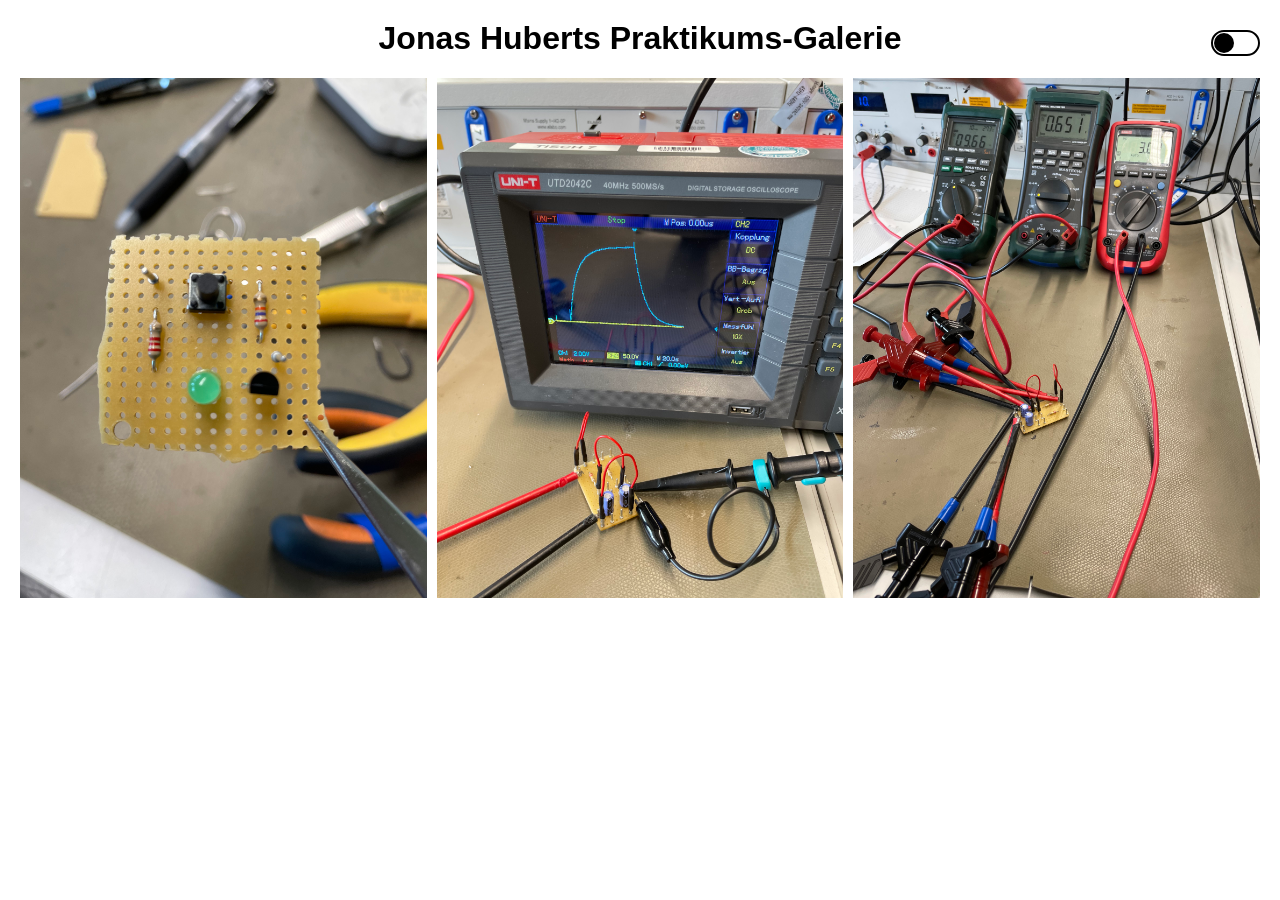
<file: index.html>
<html lang="de">
  <head>
    <meta charset="UTF-8" />
    <meta name="viewport" content="width=device-width, initial-scale=1.0" />
    <meta http-equiv="X-UA-Compatible" content="ie=edge" />
    <link rel="stylesheet" href="style.css" media="all" />
    <title>Praktikums-Galerie</title>
    <label id="dark-change"></label>
  </head>

  <body>
    <h1>Jonas Huberts Praktikums-Galerie</h1>
    <div class="container">
      <div class="gallery-container w-2 h-3">
        <div class="gallery-item">
          <div class="image">
            <img src="1.1.jpeg" alt="23.09.2022" />
          </div>
          <div class="text">23.09.2022 Platinenaufbau</div>
        </div>
      </div>

      <div class="gallery-container w-2 h-3">
        <div class="gallery-item">
          <div class="image">
            <img src="2.1.jpeg" alt="06.10.2022" />
          </div>
          <div class="text">06.10.2022 Oszilloskop Messung</div>
        </div>
      </div>

      <div class="gallery-container w-2 h-3">
        <div class="gallery-item">
          <div class="image">
            <img src="2.2.jpeg" alt="06.10.2022" />
          </div>
          <div class="text">06.10.2022 Messaufbau</div>
        </div>
      </div>
    </div>

    <script>
      var content = document.getElementsByTagName("body")[0];
      var darkMode = document.getElementById("dark-change");
      darkMode.addEventListener("click", function () {
        darkMode.classList.toggle("active");
        content.classList.toggle("night");
      });
    </script>
  </body>
</html>
</file>
<file: style.css>
body {
  margin: 20px;
  padding: 0;
  text-align: center;
  font-family: "Helvetica Neue", Helvetica, Arial, sans-serif;
}
.container {
  display: grid;
  grid-template-columns: repeat(6, 1fr);
  grid-auto-rows: 100px 300px;
  grid-gap: 10px;
  grid-auto-flow: dense;
}

.gallery-item {
  width: 100%;
  height: 100%;
  position: relative;
}

.gallery-item .image {
  width: 100%;
  height: 100%;
  overflow: hidden;
}

.gallery-item .image img {
  width: 100%;
  height: 100%;
  object-fit: cover;
  object-position: 50% 50%;
  cursor: pointer;
  transition: 0.5s ease-in-out;
}
.gallery-item:hover .image img {
  transform: scale(1.5);
}

.gallery-item .text {
  opacity: 0;
  position: absolute;
  top: 50%;
  left: 50%;
  transform: translate(-50%, -50%);
  color: #fff;
  font-size: 25px;
  pointer-events: none;
  z-index: 4;
  transition: 0.3s ease-in-out;
  -webkit-backdrop-filter: blur(5px) saturate(1.8);
  backdrop-filter: blur(5px) saturate(1.8);
}

.gallery-item:hover .text {
  opacity: 1;
  animation: move-down 0.3s linear;
  padding: 1em;
  width: 100%;
}

.w-1 {
  grid-column: span 1;
}
.w-2 {
  grid-column: span 2;
}
.w-3 {
  grid-column: span 3;
}
.w-4 {
  grid-column: span 4;
}
.w-5 {
  grid-column: span 5;
}
.w-6 {
  grid-column: span 6;
}

.h-1 {
  grid-row: span 1;
}
.h-2 {
  grid-row: span 2;
}
.h-3 {
  grid-row: span 3;
}
.h-4 {
  grid-row: span 4;
}
.h-5 {
  grid-row: span 5;
}
.h-6 {
  grid-row: span 6;
}

label {
  position: absolute;
  width: 45px;
  height: 22px;
  right: 20px;
  top: 30px;
  border: 2px solid;
  border-radius: 20px;
}
label:before {
  position: absolute;
  content: "";
  width: 20px;
  height: 20px;
  left: 1px;
  top: 1px;
  border-radius: 50%;
  background: #000;
  cursor: pointer;
  transition: 0.4s;
}
label.active:before {
  left: 24px;
  background: #fff;
}
body.night {
  background: #000;
  color: #fff;
}

@media screen and (max-width: 500px) {
  .container {
    grid-template-columns: repeat(1, 1fr);
  }
  .w-1,
  .w-2,
  .w-3,
  .w-4,
  .w-5,
  .w-6 {
    grid-column: span 1;
  }
}

@keyframes move-down {
  0% {
    top: 10%;
  }
  50% {
    top: 35%;
  }
  100% {
    top: 50%;
  }
}
</file>
